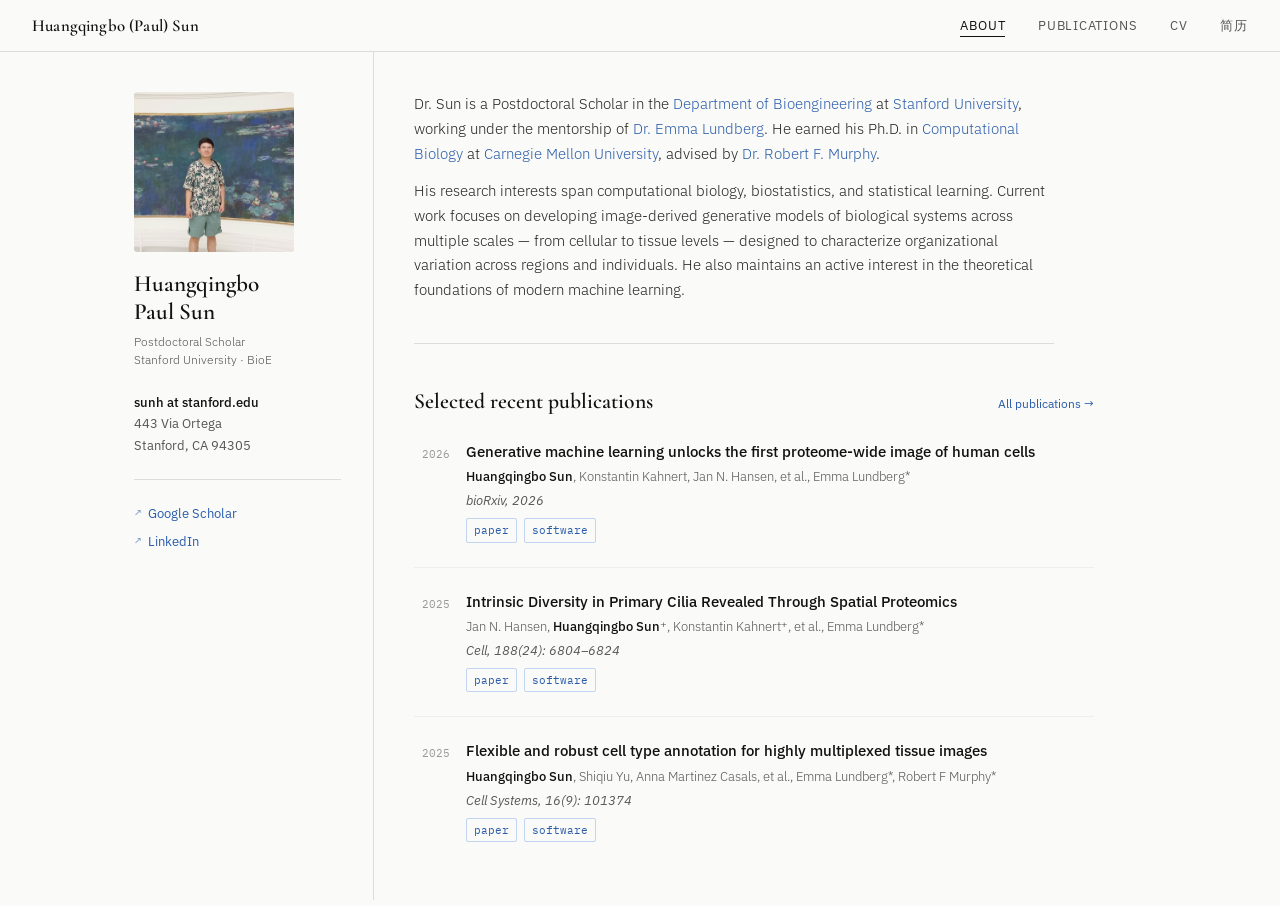
<file: index.html>
<!DOCTYPE html>
<html lang="en">
<head>
  <meta charset="utf-8">
  <meta name="viewport" content="width=device-width, initial-scale=1">
  <title>Huangqingbo (Paul) Sun</title>
  <link rel="preconnect" href="https://fonts.googleapis.com">
  <link href="https://fonts.googleapis.com/css2?family=Cormorant+Garamond:ital,wght@0,400;0,600;1,400&family=IBM+Plex+Sans:wght@300;400;500&family=IBM+Plex+Mono:wght@400&display=swap" rel="stylesheet">
  <link rel="stylesheet" href="style.css">
</head>
<body>

<header>
  <a href="index.html" class="site-name">Huangqingbo (Paul) Sun</a>
  <nav>
    <a href="index.html" class="active">About</a>
    <a href="publications.html">Publications</a>
    <a href="Curriculum Vitae Paul.pdf">CV</a>
    <a href="Curriculum Vitae Paul Chinese.pdf">简历</a>
  </nav>
</header>

<div class="shell">
  <aside>
    <img src="img/photo2.jpg" alt="Huangqingbo Sun">
    <div class="aside-text">
      <div class="name">Huangqingbo<br>Paul Sun</div>
      <div class="title-line">Postdoctoral Scholar<br>Stanford University · BioE</div>
      <div class="contact-block">
        <strong>sunh at stanford.edu</strong><br>
        443 Via Ortega<br>
        Stanford, CA 94305
      </div>
      <ul class="sidebar-links">
        <li><a href="https://scholar.google.com/citations?user=6f1FRVIAAAAJ">Google Scholar</a></li>
        <li><a href="https://www.linkedin.com/in/huangqingbo-sun-7197a1194/">LinkedIn</a></li>
      </ul>
    </div>
  </aside>

  <main>
    <section class="bio">
      <p>
        Dr. Sun is a Postdoctoral Scholar in the
        <a href="https://bioengineering.stanford.edu/">Department of Bioengineering</a> at
        <a href="http://www.stanford.edu/">Stanford University</a>,
        working under the mentorship of
        <a href="https://biox.stanford.edu/people/emma-lundberg">Dr. Emma Lundberg</a>.
        He earned his Ph.D. in
        <a href="http://cbd.cmu.edu/">Computational Biology</a> at
        <a href="http://www.cmu.edu/">Carnegie Mellon University</a>,
        advised by <a href="http://murphylab.web.cmu.edu/">Dr. Robert F. Murphy</a>.
      </p>
      <p>
        His research interests span computational biology, biostatistics, and statistical learning.
        Current work focuses on developing image-derived generative models of biological systems
        across multiple scales — from cellular to tissue levels — designed to characterize
        organizational variation across regions and individuals. He also maintains an active
        interest in the theoretical foundations of modern machine learning.
      </p>
    </section>

    <section class="recent-pubs">
      <div class="section-head">
        <h2>Selected recent publications</h2>
        <a href="publications.html" class="see-all">All publications →</a>
      </div>

      <div class="pub">
        <div class="pub-year">2026</div>
        <div class="pub-body">
          <div class="pub-title">Generative machine learning unlocks the first proteome-wide image of human cells</div>
          <div class="pub-authors"><strong>Huangqingbo Sun</strong>, Konstantin Kahnert, Jan N. Hansen, et al., Emma Lundberg*</div>
          <div class="pub-venue">bioRxiv, 2026</div>
          <div class="pub-links">
            <a class="pub-link" href="https://www.biorxiv.org/content/10.64898/2026.03.31.715748v1">paper</a>
            <a class="pub-link" href="https://github.com/CellProfiling/ProtiCelli">software</a>
          </div>
        </div>
      </div>

      <div class="pub">
        <div class="pub-year">2025</div>
        <div class="pub-body">
          <div class="pub-title">Intrinsic Diversity in Primary Cilia Revealed Through Spatial Proteomics</div>
          <div class="pub-authors">Jan N. Hansen, <strong>Huangqingbo Sun</strong>⁺, Konstantin Kahnert⁺, et al., Emma Lundberg*</div>
          <div class="pub-venue">Cell, 188(24): 6804–6824</div>
          <div class="pub-links">
            <a class="pub-link" href="https://www.cell.com/cell/fulltext/S0092-8674(25)01029-3">paper</a>
            <a class="pub-link" href="https://github.com/CellProfiling/HPA_Cilia_Study_Code">software</a>
          </div>
        </div>
      </div>

      <div class="pub">
        <div class="pub-year">2025</div>
        <div class="pub-body">
          <div class="pub-title">Flexible and robust cell type annotation for highly multiplexed tissue images</div>
          <div class="pub-authors"><strong>Huangqingbo Sun</strong>, Shiqiu Yu, Anna Martinez Casals, et al., Emma Lundberg*, Robert F Murphy*</div>
          <div class="pub-venue">Cell Systems, 16(9): 101374</div>
          <div class="pub-links">
            <a class="pub-link" href="https://www.cell.com/cell-systems/fulltext/S2405-4712(25)00207-8">paper</a>
            <a class="pub-link" href="https://github.com/sun-huangqingbo/multiplexed-image-annotator">software</a>
          </div>
        </div>
      </div>
    </section>
  </main>
</div>

</body>
</html>
</file>
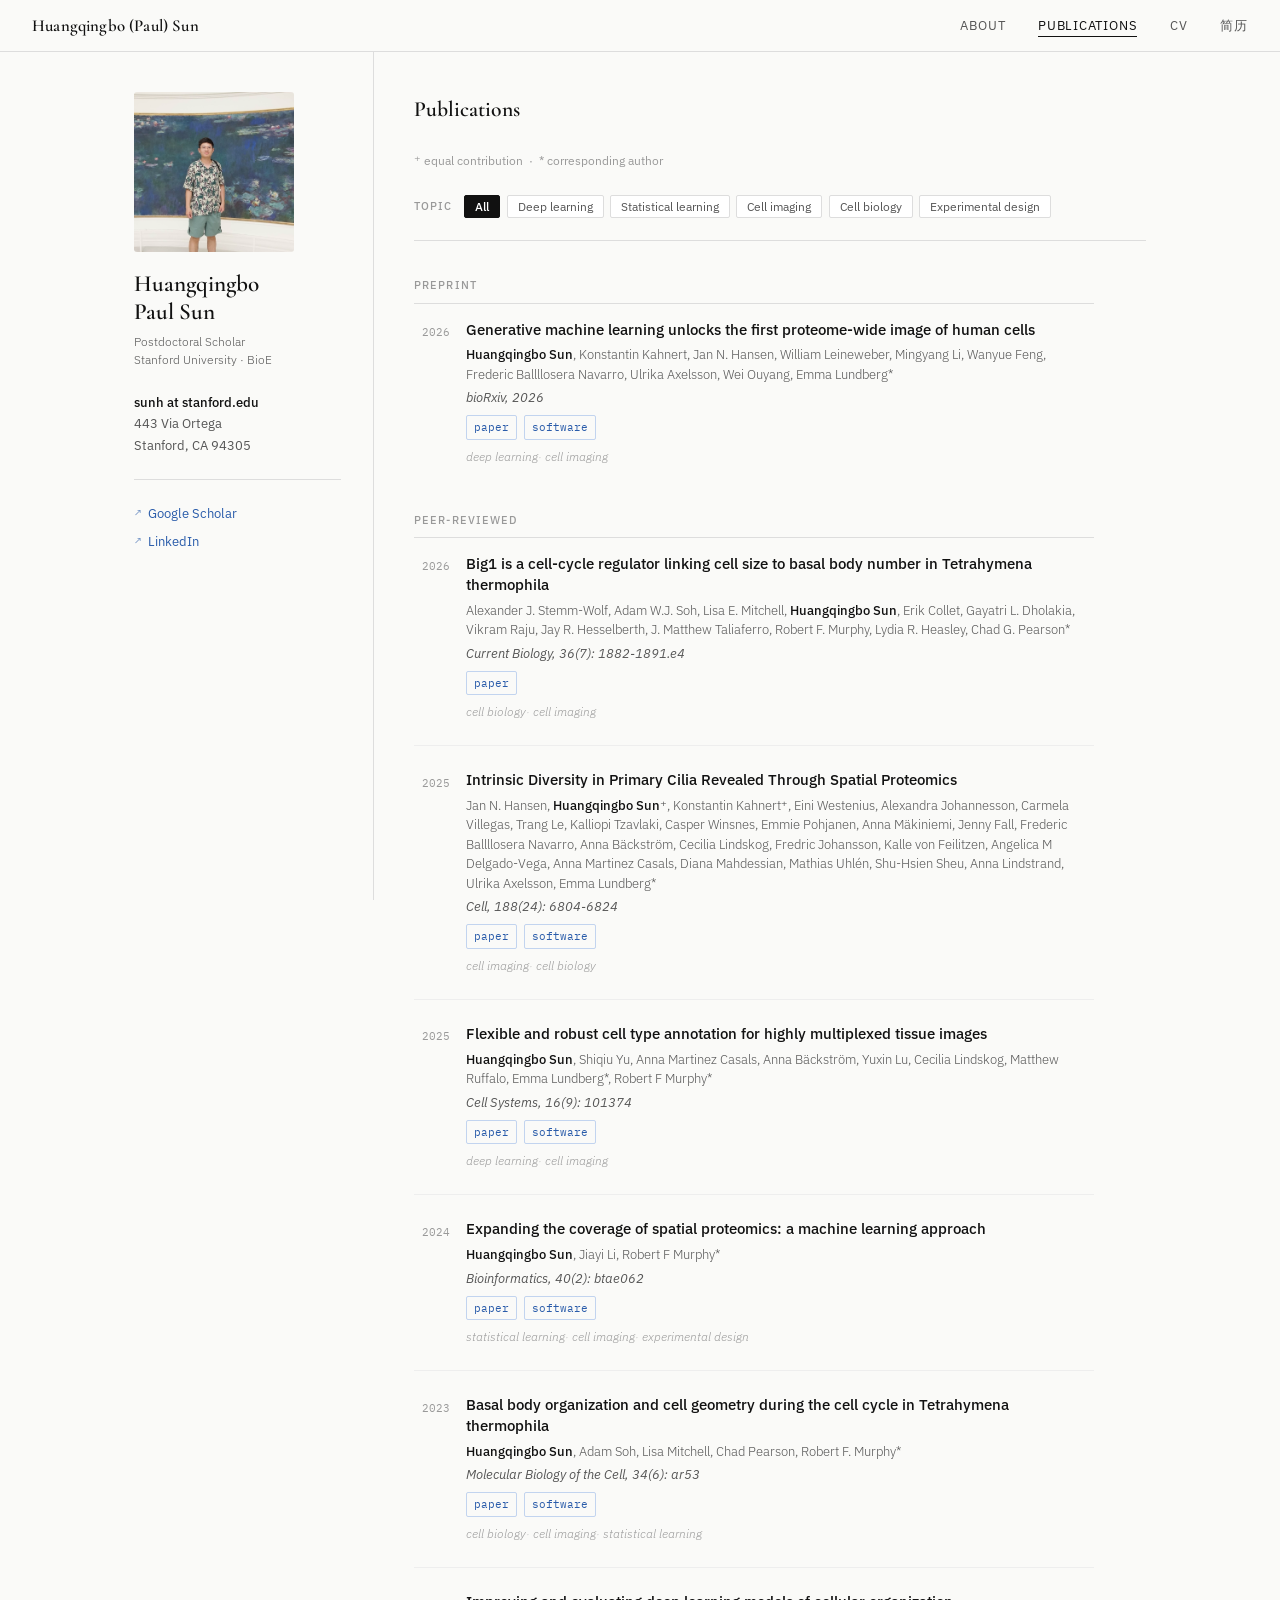
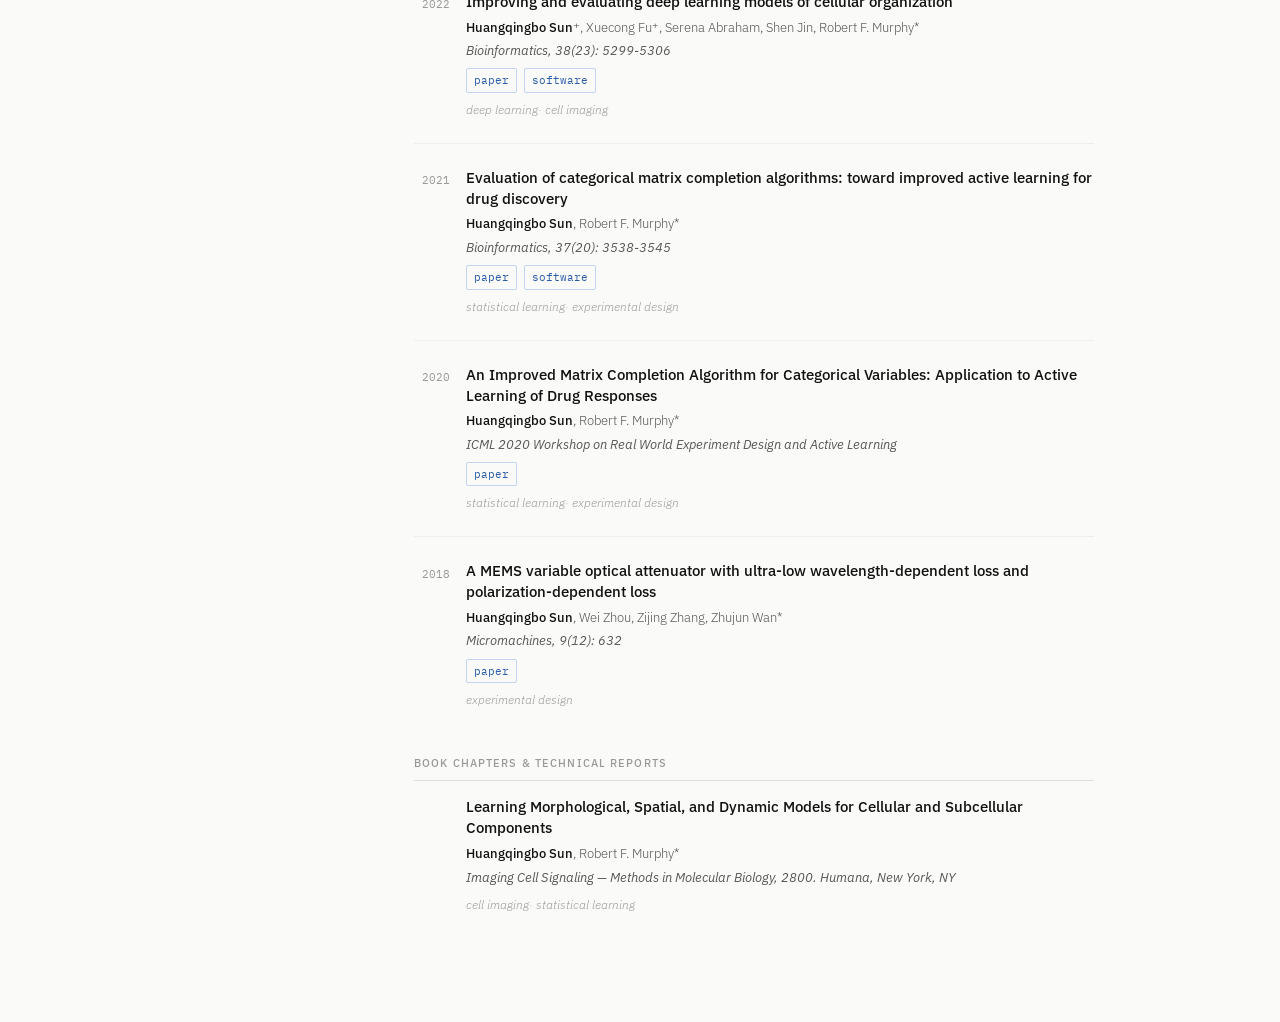
<file: publications.html>
<!DOCTYPE html>
<html lang="en">
<head>
  <meta charset="utf-8">
  <meta name="viewport" content="width=device-width, initial-scale=1">
  <title>Publications — Huangqingbo (Paul) Sun</title>
  <link rel="preconnect" href="https://fonts.googleapis.com">
  <link href="https://fonts.googleapis.com/css2?family=Cormorant+Garamond:ital,wght@0,400;0,600;1,400&family=IBM+Plex+Sans:wght@300;400;500&family=IBM+Plex+Mono:wght@400&display=swap" rel="stylesheet">
  <link rel="stylesheet" href="style.css">
  <style>
    .pub.hidden { display: none; }
    .no-results { display: none; font-size: 0.85rem; color: #999; padding: 1.5rem 0; }
    .no-results.visible { display: block; }
  </style>
</head>
<body>

<header>
  <a href="index.html" class="site-name">Huangqingbo (Paul) Sun</a>
  <nav>
    <a href="index.html">About</a>
    <a href="publications.html" class="active">Publications</a>
    <a href="Curriculum Vitae Paul.pdf">CV</a>
    <a href="Curriculum Vitae Paul Chinese.pdf">简历</a>
  </nav>
</header>

<div class="shell">
  <aside>
    <img src="img/photo2.jpg" alt="Huangqingbo Sun">
    <div class="aside-text">
      <div class="name">Huangqingbo<br>Paul Sun</div>
      <div class="title-line">Postdoctoral Scholar<br>Stanford University · BioE</div>
      <div class="contact-block">
        <strong>sunh at stanford.edu</strong><br>
        443 Via Ortega<br>
        Stanford, CA 94305
      </div>
      <ul class="sidebar-links">
        <li><a href="https://scholar.google.com/citations?user=6f1FRVIAAAAJ">Google Scholar</a></li>
        <li><a href="https://www.linkedin.com/in/huangqingbo-sun-7197a1194/">LinkedIn</a></li>
      </ul>
    </div>
  </aside>

  <main>
    <div class="section-head">
      <h2>Publications</h2>
    </div>
    <p class="pub-note">⁺ equal contribution &nbsp;·&nbsp; * corresponding author</p>

    <!-- Filter bar -->
    <div class="filter-bar" id="filterBar">
      <span class="filter-label">Topic</span>
      <button class="filter-btn all-btn active" data-tag="all">All</button>
      <button class="filter-btn" data-tag="deep-learning">Deep learning</button>
      <button class="filter-btn" data-tag="statistical-learning">Statistical learning</button>
      <button class="filter-btn" data-tag="cell-imaging">Cell imaging</button>
      <button class="filter-btn" data-tag="cell-biology">Cell biology</button>
      <button class="filter-btn" data-tag="experimental-design">Experimental design</button>
    </div>

    <!-- Preprints -->
    <div class="pub-group" id="group-preprint">
      <div class="pub-group-label">Preprint</div>

      <div class="pub" data-tags="deep-learning cell-imaging">
        <div class="pub-year">2026</div>
        <div class="pub-body">
          <div class="pub-title">Generative machine learning unlocks the first proteome-wide image of human cells</div>
          <div class="pub-authors">
            <strong>Huangqingbo Sun</strong>, Konstantin Kahnert, Jan N. Hansen, William Leineweber, Mingyang Li,
            Wanyue Feng, Frederic Ballllosera Navarro, Ulrika Axelsson, Wei Ouyang, Emma Lundberg*
          </div>
          <div class="pub-venue">bioRxiv, 2026</div>
          <div class="pub-links">
            <a class="pub-link" href="https://www.biorxiv.org/content/10.64898/2026.03.31.715748v1">paper</a>
            <a class="pub-link" href="https://github.com/CellProfiling/ProtiCelli">software</a>
          </div>
          <div class="pub-tags">
            <span class="pub-tag">deep learning</span>
            <span class="pub-tag">cell imaging</span>
          </div>
        </div>
      </div>
    </div>

    <!-- Peer-reviewed -->
    <div class="pub-group" id="group-peer">
      <div class="pub-group-label">Peer-reviewed</div>

      <div class="pub" data-tags="cell-biology cell-imaging">
        <div class="pub-year">2026</div>
        <div class="pub-body">
          <div class="pub-title">Big1 is a cell-cycle regulator linking cell size to basal body number in Tetrahymena thermophila</div>
          <div class="pub-authors">
            Alexander J. Stemm-Wolf, Adam W.J. Soh, Lisa E. Mitchell, <strong>Huangqingbo Sun</strong>, Erik Collet,
            Gayatri L. Dholakia, Vikram Raju, Jay R. Hesselberth, J. Matthew Taliaferro, Robert F. Murphy,
            Lydia R. Heasley, Chad G. Pearson*
          </div>
          <div class="pub-venue">Current Biology, 36(7): 1882-1891.e4</div>
          <div class="pub-links">
            <a class="pub-link" href="https://www.cell.com/current-biology/fulltext/S0960-9822(26)00252-6">paper</a>
          </div>
          <div class="pub-tags">
            <span class="pub-tag">cell biology</span>
            <span class="pub-tag">cell imaging</span>
          </div>
        </div>
      </div>

      <div class="pub" data-tags="cell-imaging cell-biology">
        <div class="pub-year">2025</div>
        <div class="pub-body">
          <div class="pub-title">Intrinsic Diversity in Primary Cilia Revealed Through Spatial Proteomics</div>
          <div class="pub-authors">
            Jan N. Hansen, <strong>Huangqingbo Sun</strong>⁺, Konstantin Kahnert⁺, Eini Westenius, Alexandra Johannesson,
            Carmela Villegas, Trang Le, Kalliopi Tzavlaki, Casper Winsnes, Emmie Pohjanen, Anna Mäkiniemi, Jenny Fall,
            Frederic Ballllosera Navarro, Anna Bäckström, Cecilia Lindskog, Fredric Johansson, Kalle von Feilitzen,
            Angelica M Delgado-Vega, Anna Martinez Casals, Diana Mahdessian, Mathias Uhlén, Shu-Hsien Sheu,
            Anna Lindstrand, Ulrika Axelsson, Emma Lundberg*
          </div>
          <div class="pub-venue">Cell, 188(24): 6804-6824</div>
          <div class="pub-links">
            <a class="pub-link" href="https://www.cell.com/cell/fulltext/S0092-8674(25)01029-3">paper</a>
            <a class="pub-link" href="https://github.com/CellProfiling/HPA_Cilia_Study_Code">software</a>
          </div>
          <div class="pub-tags">
            <span class="pub-tag">cell imaging</span>
            <span class="pub-tag">cell biology</span>
          </div>
        </div>
      </div>

      <div class="pub" data-tags="deep-learning cell-imaging">
        <div class="pub-year">2025</div>
        <div class="pub-body">
          <div class="pub-title">Flexible and robust cell type annotation for highly multiplexed tissue images</div>
          <div class="pub-authors">
            <strong>Huangqingbo Sun</strong>, Shiqiu Yu, Anna Martinez Casals, Anna Bäckström, Yuxin Lu,
            Cecilia Lindskog, Matthew Ruffalo, Emma Lundberg*, Robert F Murphy*
          </div>
          <div class="pub-venue">Cell Systems, 16(9): 101374</div>
          <div class="pub-links">
            <a class="pub-link" href="https://www.cell.com/cell-systems/fulltext/S2405-4712(25)00207-8">paper</a>
            <a class="pub-link" href="https://github.com/sun-huangqingbo/multiplexed-image-annotator">software</a>
          </div>
          <div class="pub-tags">
            <span class="pub-tag">deep learning</span>
            <span class="pub-tag">cell imaging</span>
          </div>
        </div>
      </div>

      <div class="pub" data-tags="statistical-learning cell-imaging experimental-design">
        <div class="pub-year">2024</div>
        <div class="pub-body">
          <div class="pub-title">Expanding the coverage of spatial proteomics: a machine learning approach</div>
          <div class="pub-authors">
            <strong>Huangqingbo Sun</strong>, Jiayi Li, Robert F Murphy*
          </div>
          <div class="pub-venue">Bioinformatics, 40(2): btae062</div>
          <div class="pub-links">
            <a class="pub-link" href="https://academic.oup.com/bioinformatics/article/40/2/btae062/7600423">paper</a>
            <a class="pub-link" href="https://github.com/murphygroup/CODEXPanelOptimization">software</a>
          </div>
          <div class="pub-tags">
            <span class="pub-tag">statistical learning</span>
            <span class="pub-tag">cell imaging</span>
            <span class="pub-tag">experimental design</span>
          </div>
        </div>
      </div>

      <div class="pub" data-tags="cell-biology cell-imaging statistical-learning">
        <div class="pub-year">2023</div>
        <div class="pub-body">
          <div class="pub-title">Basal body organization and cell geometry during the cell cycle in Tetrahymena thermophila</div>
          <div class="pub-authors">
            <strong>Huangqingbo Sun</strong>, Adam Soh, Lisa Mitchell, Chad Pearson, Robert F. Murphy*
          </div>
          <div class="pub-venue">Molecular Biology of the Cell, 34(6): ar53</div>
          <div class="pub-links">
            <a class="pub-link" href="https://www.molbiolcell.org/doi/10.1091/mbc.E22-11-0508">paper</a>
            <a class="pub-link" href="https://github.com/murphygroup/TetAlyze">software</a>
          </div>
          <div class="pub-tags">
            <span class="pub-tag">cell biology</span>
            <span class="pub-tag">cell imaging</span>
            <span class="pub-tag">statistical learning</span>
          </div>
        </div>
      </div>

      <div class="pub" data-tags="deep-learning cell-imaging">
        <div class="pub-year">2022</div>
        <div class="pub-body">
          <div class="pub-title">Improving and evaluating deep learning models of cellular organization</div>
          <div class="pub-authors">
            <strong>Huangqingbo Sun</strong>⁺, Xuecong Fu⁺, Serena Abraham, Shen Jin, Robert F. Murphy*
          </div>
          <div class="pub-venue">Bioinformatics, 38(23): 5299-5306</div>
          <div class="pub-links">
            <a class="pub-link" href="https://doi.org/10.1093/bioinformatics/btac688">paper</a>
            <a class="pub-link" href="https://murphylab.cbd.cmu.edu/Software/2022_insilico/">software</a>
          </div>
          <div class="pub-tags">
            <span class="pub-tag">deep learning</span>
            <span class="pub-tag">cell imaging</span>
          </div>
        </div>
      </div>

      <div class="pub" data-tags="statistical-learning experimental-design">
        <div class="pub-year">2021</div>
        <div class="pub-body">
          <div class="pub-title">Evaluation of categorical matrix completion algorithms: toward improved active learning for drug discovery</div>
          <div class="pub-authors">
            <strong>Huangqingbo Sun</strong>, Robert F. Murphy*
          </div>
          <div class="pub-venue">Bioinformatics, 37(20): 3538-3545</div>
          <div class="pub-links">
            <a class="pub-link" href="https://academic.oup.com/bioinformatics/article/37/20/3538/6275258">paper</a>
            <a class="pub-link" href="http://murphylab.web.cmu.edu/software/2021_categorical/">software</a>
          </div>
          <div class="pub-tags">
            <span class="pub-tag">statistical learning</span>
            <span class="pub-tag">experimental design</span>
          </div>
        </div>
      </div>

      <div class="pub" data-tags="statistical-learning experimental-design">
        <div class="pub-year">2020</div>
        <div class="pub-body">
          <div class="pub-title">An Improved Matrix Completion Algorithm for Categorical Variables: Application to Active Learning of Drug Responses</div>
          <div class="pub-authors">
            <strong>Huangqingbo Sun</strong>, Robert F. Murphy*
          </div>
          <div class="pub-venue">ICML 2020 Workshop on Real World Experiment Design and Active Learning</div>
          <div class="pub-links">
            <a class="pub-link" href="https://realworldml.github.io/files/cr/15_SunAndMurphyRevised.pdf">paper</a>
          </div>
          <div class="pub-tags">
            <span class="pub-tag">statistical learning</span>
            <span class="pub-tag">experimental design</span>
          </div>
        </div>
      </div>

      <div class="pub" data-tags="experimental-design">
        <div class="pub-year">2018</div>
        <div class="pub-body">
          <div class="pub-title">A MEMS variable optical attenuator with ultra-low wavelength-dependent loss and polarization-dependent loss</div>
          <div class="pub-authors">
            <strong>Huangqingbo Sun</strong>, Wei Zhou, Zijing Zhang, Zhujun Wan*
          </div>
          <div class="pub-venue">Micromachines, 9(12): 632</div>
          <div class="pub-links">
            <a class="pub-link" href="https://www.mdpi.com/2072-666X/9/12/632">paper</a>
          </div>
          <div class="pub-tags">
            <span class="pub-tag">experimental design</span>
          </div>
        </div>
      </div>
    </div>

    <!-- Book chapters -->
    <div class="pub-group" id="group-book">
      <div class="pub-group-label">Book chapters &amp; technical reports</div>

      <div class="pub" data-tags="cell-imaging statistical-learning">
        <div class="pub-year"></div>
        <div class="pub-body">
          <div class="pub-title">Learning Morphological, Spatial, and Dynamic Models for Cellular and Subcellular Components</div>
          <div class="pub-authors">
            <strong>Huangqingbo Sun</strong>, Robert F. Murphy*
          </div>
          <div class="pub-venue">Imaging Cell Signaling — Methods in Molecular Biology, 2800. Humana, New York, NY</div>
          <div class="pub-tags">
            <span class="pub-tag">cell imaging</span>
            <span class="pub-tag">statistical learning</span>
          </div>
        </div>
      </div>
    </div>

    <p class="no-results" id="noResults">No publications match the selected topic.</p>
  </main>
</div>

<script>
  const btns = document.querySelectorAll('.filter-btn');
  const pubs = document.querySelectorAll('.pub');
  const groups = document.querySelectorAll('.pub-group');
  const noResults = document.getElementById('noResults');

  let active = new Set();

  btns.forEach(btn => {
    btn.addEventListener('click', () => {
      const tag = btn.dataset.tag;

      if (tag === 'all') {
        active.clear();
        btns.forEach(b => b.classList.remove('active'));
        btn.classList.add('active');
      } else {
        document.querySelector('.all-btn').classList.remove('active');
        if (active.has(tag)) {
          active.delete(tag);
          btn.classList.remove('active');
        } else {
          active.add(tag);
          btn.classList.add('active');
        }
        if (active.size === 0) {
          document.querySelector('.all-btn').classList.add('active');
        }
      }

      applyFilter();
    });
  });

  function applyFilter() {
    let anyVisible = false;

    pubs.forEach(pub => {
      if (active.size === 0) {
        pub.classList.remove('hidden');
        anyVisible = true;
      } else {
        const tags = (pub.dataset.tags || '').split(' ');
        const match = [...active].some(t => tags.includes(t));
        pub.classList.toggle('hidden', !match);
        if (match) anyVisible = true;
      }
    });

    // Hide group headers when all their pubs are hidden
    groups.forEach(group => {
      const visible = group.querySelectorAll('.pub:not(.hidden)').length > 0;
      group.style.display = visible ? '' : 'none';
    });

    noResults.classList.toggle('visible', !anyVisible);
  }
</script>

</body>
</html>
</file>
<file: style.css>
*, *::before, *::after { box-sizing: border-box; margin: 0; padding: 0; }

:root {
  --ink: #111;
  --ink-mid: #555;
  --ink-light: #999;
  --bg: #fafaf8;
  --rule: #ddd;
  --accent: #2a5caa;
  --accent-hover: #1a3d7a;
  --sidebar-w: 240px;
  --font-serif: 'Cormorant Garamond', Georgia, serif;
  --font-sans: 'IBM Plex Sans', system-ui, sans-serif;
  --font-mono: 'IBM Plex Mono', monospace;
}

html { scroll-behavior: smooth; }

body {
  font-family: var(--font-sans);
  font-size: 15px;
  line-height: 1.65;
  color: var(--ink);
  background: var(--bg);
}

/* ── Header ── */
header {
  position: sticky;
  top: 0;
  z-index: 100;
  background: var(--bg);
  border-bottom: 1px solid var(--rule);
  display: flex;
  align-items: center;
  justify-content: space-between;
  padding: 0 2rem;
  height: 52px;
}

.site-name {
  font-family: var(--font-serif);
  font-size: 1.05rem;
  font-weight: 600;
  letter-spacing: 0.01em;
  color: var(--ink);
  text-decoration: none;
}

nav a {
  font-size: 0.8rem;
  font-weight: 400;
  color: var(--ink-mid);
  text-decoration: none;
  letter-spacing: 0.06em;
  text-transform: uppercase;
  margin-left: 1.8rem;
  transition: color 0.15s;
  padding-bottom: 2px;
}

nav a:hover { color: var(--ink); }
nav a.active {
  color: var(--ink);
  border-bottom: 1.5px solid var(--ink);
}

/* ── Shell ── */
.shell {
  display: flex;
  min-height: calc(100vh - 52px);
  max-width: 1060px;
  margin: 0 auto;
  padding: 0 1.5rem;
}

/* ── Sidebar ── */
aside {
  width: var(--sidebar-w);
  flex-shrink: 0;
  padding: 2.5rem 2rem 2.5rem 0;
  position: sticky;
  top: 52px;
  height: calc(100vh - 52px);
  overflow-y: auto;
  border-right: 1px solid var(--rule);
}

aside img {
  width: 100%;
  max-width: 160px;
  aspect-ratio: 1/1;
  object-fit: cover;
  border-radius: 3px;
  display: block;
  margin-bottom: 1.2rem;
  filter: grayscale(8%);
}

.name {
  font-family: var(--font-serif);
  font-size: 1.45rem;
  font-weight: 600;
  line-height: 1.2;
  margin-bottom: 0.3rem;
}

.title-line {
  font-size: 0.78rem;
  color: var(--ink-mid);
  font-weight: 300;
  line-height: 1.5;
  margin-bottom: 1.4rem;
}

.contact-block {
  font-size: 0.8rem;
  color: var(--ink-mid);
  line-height: 1.7;
  margin-bottom: 1.4rem;
  padding-bottom: 1.4rem;
  border-bottom: 1px solid var(--rule);
}

.contact-block strong { color: var(--ink); font-weight: 500; }

.sidebar-links { list-style: none; }
.sidebar-links li { margin-bottom: 0.4rem; }
.sidebar-links a {
  font-size: 0.82rem;
  color: var(--accent);
  text-decoration: none;
  display: flex;
  align-items: center;
  gap: 0.35rem;
  transition: color 0.15s;
}
.sidebar-links a:hover { color: var(--accent-hover); text-decoration: underline; }
.sidebar-links a::before { content: '↗'; font-size: 0.75em; opacity: 0.7; }

/* ── Main ── */
main {
  flex: 1;
  padding: 2.5rem 0 4rem 2.5rem;
  min-width: 0;
}

/* ── Bio ── */
.bio {
  max-width: 640px;
  margin-bottom: 2.5rem;
  padding-bottom: 2.5rem;
  border-bottom: 1px solid var(--rule);
}

.bio p { font-weight: 300; color: #222; }
.bio p + p { margin-top: 0.8rem; }
.bio a { color: var(--accent); text-decoration: none; }
.bio a:hover { text-decoration: underline; }

/* ── Highlight cards (about page) ── */
.about-highlights { margin-bottom: 3rem; }

.highlight-grid {
  display: grid;
  grid-template-columns: repeat(3, 1fr);
  gap: 1rem;
  max-width: 640px;
}

.highlight-card {
  border: 1px solid var(--rule);
  border-radius: 3px;
  padding: 1rem 1.1rem;
  background: #fff;
}

.highlight-label {
  font-size: 0.7rem;
  text-transform: uppercase;
  letter-spacing: 0.08em;
  color: var(--ink-light);
  font-weight: 500;
  margin-bottom: 0.4rem;
}

.highlight-value {
  font-size: 0.88rem;
  font-weight: 500;
  color: var(--ink);
  line-height: 1.3;
  margin-bottom: 0.2rem;
}

.highlight-sub {
  font-size: 0.75rem;
  color: var(--ink-mid);
  font-weight: 300;
}

/* ── Section heads ── */
.section-head {
  display: flex;
  align-items: baseline;
  gap: 1rem;
  margin-bottom: 1.4rem;
}

.section-head h2 {
  font-family: var(--font-serif);
  font-size: 1.35rem;
  font-weight: 600;
  color: var(--ink);
}

.see-all {
  font-size: 0.78rem;
  color: var(--accent);
  text-decoration: none;
  margin-left: auto;
}
.see-all:hover { text-decoration: underline; }

/* ── Publication items ── */
.recent-pubs { max-width: 680px; }

.pub {
  display: grid;
  grid-template-columns: 36px 1fr;
  gap: 0 1rem;
  margin-bottom: 1.5rem;
  padding-bottom: 1.5rem;
  border-bottom: 1px solid #eee;
}

.pub:last-child { border-bottom: none; margin-bottom: 0; padding-bottom: 0; }

.pub-year {
  font-family: var(--font-mono);
  font-size: 0.7rem;
  color: var(--ink-light);
  padding-top: 0.2rem;
  text-align: right;
}

.pub-body { min-width: 0; }

.pub-title {
  font-weight: 500;
  color: var(--ink);
  line-height: 1.4;
  margin-bottom: 0.3rem;
  font-size: 0.93rem;
}

.pub-authors {
  font-size: 0.81rem;
  color: var(--ink-mid);
  font-weight: 300;
  line-height: 1.5;
  margin-bottom: 0.2rem;
}

.pub-authors strong { color: var(--ink); font-weight: 500; }

.pub-venue {
  font-size: 0.79rem;
  color: var(--ink-mid);
  font-style: italic;
  margin-bottom: 0.45rem;
}

.pub-links { display: flex; flex-wrap: wrap; gap: 0.45rem; }

.pub-link {
  font-family: var(--font-mono);
  font-size: 0.7rem;
  color: var(--accent);
  text-decoration: none;
  padding: 2px 7px;
  border: 1px solid #c2d4ef;
  border-radius: 2px;
  transition: background 0.15s, color 0.15s;
  white-space: nowrap;
}
.pub-link:hover {
  background: var(--accent);
  color: #fff;
  border-color: var(--accent);
}

/* ── Publications page ── */
.pub-note {
  font-size: 0.78rem;
  color: var(--ink-light);
  margin-bottom: 1.5rem;
}

/* Filter bar */
.filter-bar {
  display: flex;
  flex-wrap: wrap;
  gap: 0.4rem;
  margin-bottom: 2.2rem;
  padding-bottom: 1.4rem;
  border-bottom: 1px solid var(--rule);
  align-items: center;
}

.filter-label {
  font-size: 0.7rem;
  text-transform: uppercase;
  letter-spacing: 0.08em;
  color: var(--ink-light);
  font-weight: 500;
  margin-right: 0.4rem;
  white-space: nowrap;
}

.filter-btn {
  font-family: var(--font-sans);
  font-size: 0.75rem;
  font-weight: 400;
  color: var(--ink-mid);
  background: #fff;
  border: 1px solid var(--rule);
  border-radius: 2px;
  padding: 3px 10px;
  cursor: pointer;
  transition: background 0.12s, color 0.12s, border-color 0.12s;
  white-space: nowrap;
  user-select: none;
}

.filter-btn:hover {
  border-color: #aaa;
  color: var(--ink);
  background: #f5f5f2;
}

.filter-btn.active {
  background: var(--ink);
  color: #fff;
  border-color: var(--ink);
  font-weight: 500;
}

.filter-btn.active::before {
  content: '✕ ';
  font-size: 0.6em;
  opacity: 0.65;
  vertical-align: 0.1em;
}

.filter-btn.all-btn.active {
  background: var(--ink);
  border-color: var(--ink);
}

.filter-btn.all-btn.active::before {
  content: '';
}

/* Topic tags on publications */
.pub-tags {
  display: flex;
  flex-wrap: wrap;
  align-items: center;
  gap: 0;
  margin-top: 0.45rem;
}

.pub-tag {
  font-family: var(--font-sans);
  font-size: 0.72rem;
  font-style: italic;
  font-weight: 300;
  color: var(--ink-light);
  white-space: nowrap;
}

.pub-tag + .pub-tag::before {
  content: ' · ';
  color: var(--ink-light);
  opacity: 0.5;
}

/* Hidden pub rows */
.pub.hidden {
  display: none;
}

/* Empty state */
.no-results {
  display: none;
  font-size: 0.85rem;
  color: var(--ink-light);
  padding: 1.5rem 0;
}

.no-results.visible { display: block; }

.pub-group { margin-bottom: 2.8rem; max-width: 680px; }

.pub-group-label {
  font-size: 0.7rem;
  text-transform: uppercase;
  letter-spacing: 0.1em;
  color: var(--ink-light);
  font-weight: 500;
  margin-bottom: 1rem;
  padding-bottom: 0.5rem;
  border-bottom: 1px solid var(--rule);
}

/* ── Mobile ── */
@media (max-width: 700px) {
  .shell { flex-direction: column; padding: 0 1rem; }

  aside {
    width: 100%;
    position: static;
    height: auto;
    padding: 2rem 0 1.5rem;
    border-right: none;
    border-bottom: 1px solid var(--rule);
    display: flex;
    flex-wrap: wrap;
    gap: 1.5rem;
    align-items: flex-start;
  }

  aside img { max-width: 90px; margin-bottom: 0; }
  .aside-text { flex: 1; min-width: 160px; }

  main { padding: 2rem 0 3rem; }
  header { padding: 0 1rem; }

  .highlight-grid { grid-template-columns: 1fr; }
  .pub { grid-template-columns: 30px 1fr; gap: 0 0.6rem; }
}
</file>
